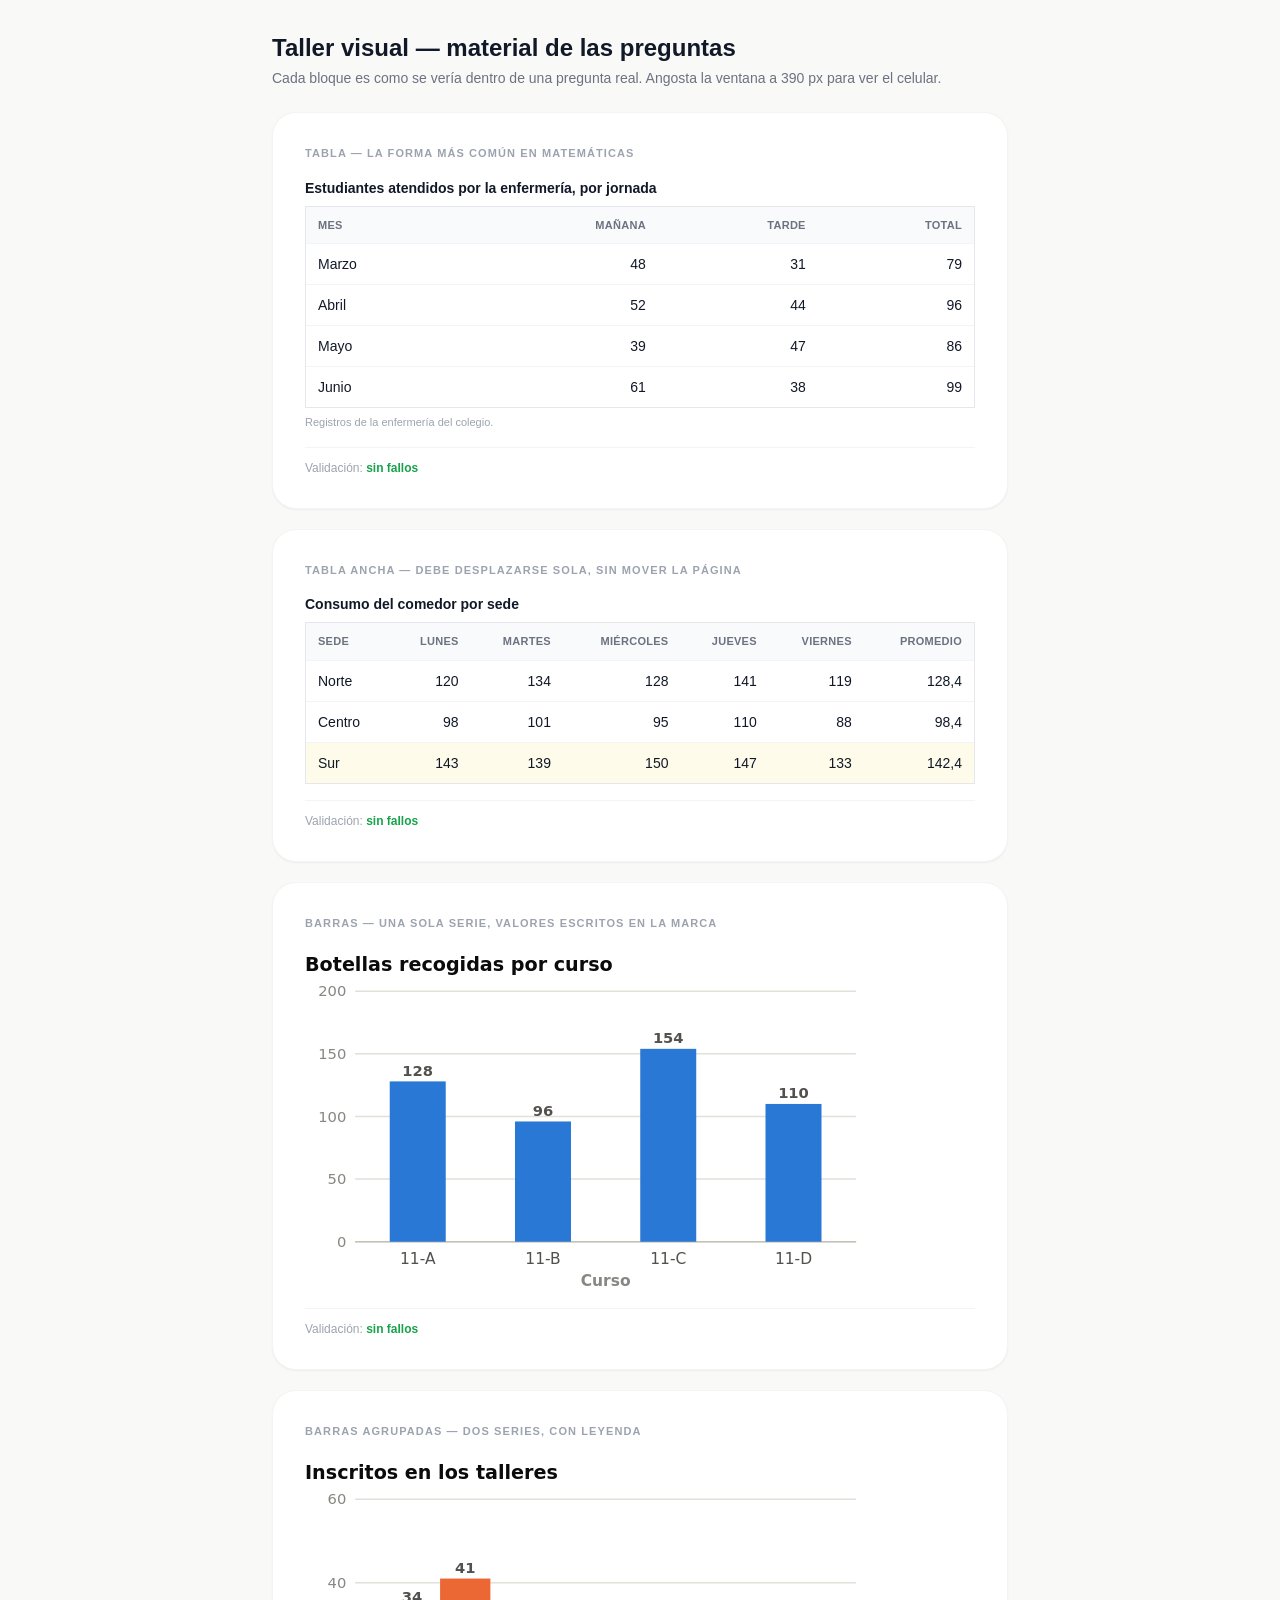
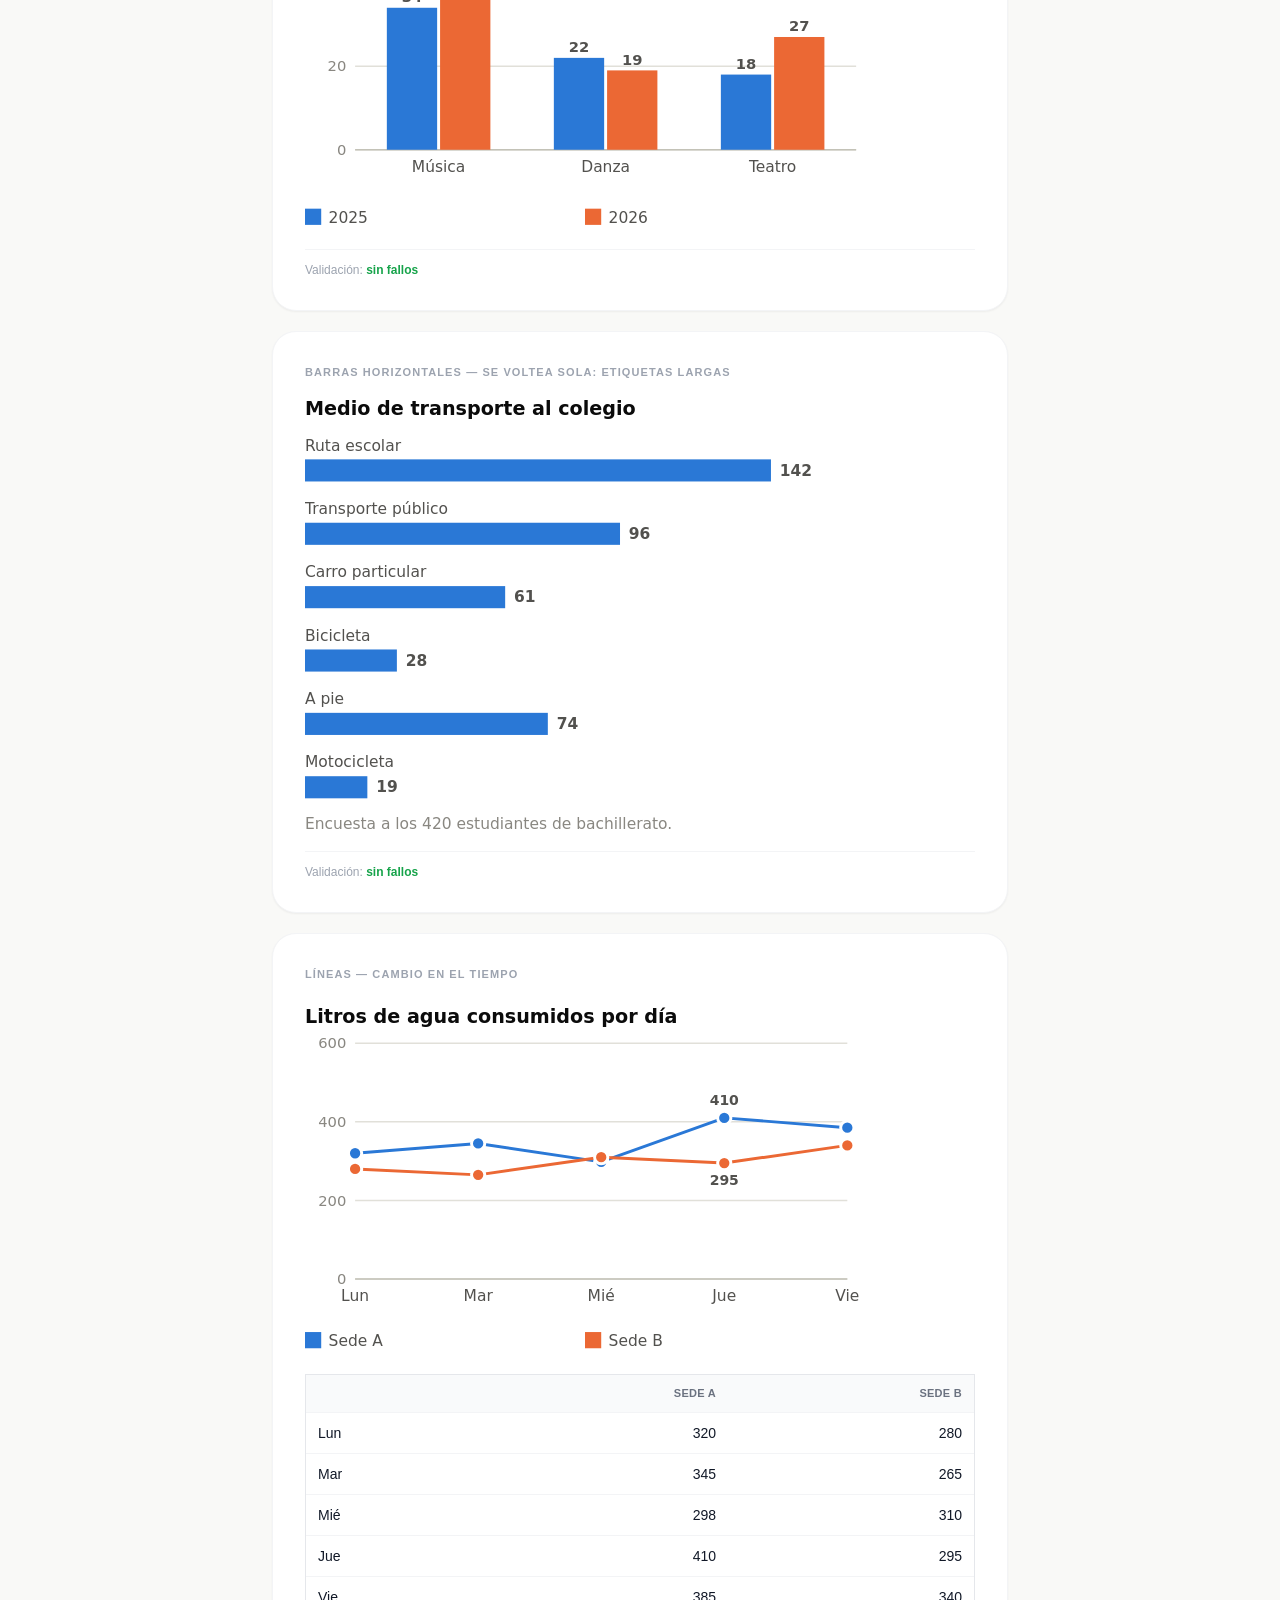
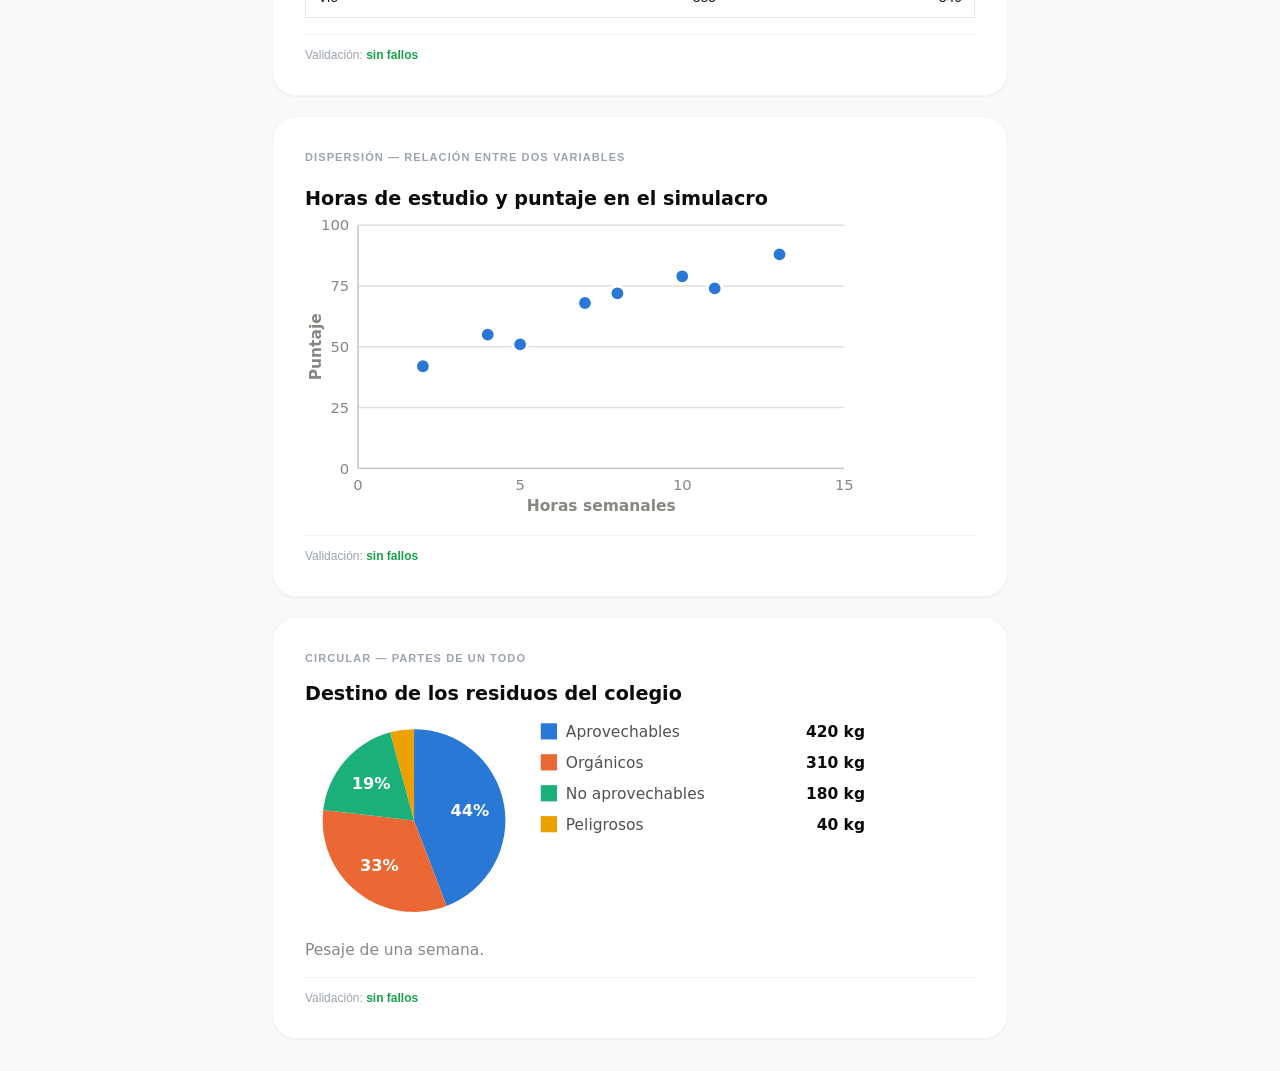
<file: pruebas-visual.html>
<!DOCTYPE html>
<html lang="es">
<head>
<meta charset="UTF-8">
<meta name="viewport" content="width=device-width, initial-scale=1.0">
<title>Taller visual · material de los ítems Saber 11</title>
<link rel="stylesheet" href="tailwind.css?v=19">
<style>body{background:#f9f9f7}</style>
</head>
<body class="py-8">

<div class="max-w-3xl mx-auto px-4">
    <h1 class="text-2xl font-extrabold text-gray-900 mb-1">Taller visual — material de las preguntas</h1>
    <p class="text-sm text-gray-500 mb-6">Cada bloque es como se vería dentro de una pregunta real. Angosta la ventana a 390 px para ver el celular.</p>
    <div id="salida" class="space-y-5"></div>
</div>

<script>
// El taller no carga shared.js entero (arranca Firebase); solo necesita esto.
function sanitizeHTML(str) { const d = document.createElement('div'); d.textContent = String(str ?? ''); return d.innerHTML; }
</script>
<script src="icfes-visual.js?v=1"></script>
<script>
const EJEMPLOS = [
    ['Tabla — la forma más común en Matemáticas', {
        tipo: 'tabla',
        titulo: 'Estudiantes atendidos por la enfermería, por jornada',
        columnas: [{ nombre: 'Mes' }, { nombre: 'Mañana', tipo: 'numero' }, { nombre: 'Tarde', tipo: 'numero' }, { nombre: 'Total', tipo: 'numero' }],
        filas: [['Marzo', 48, 31, 79], ['Abril', 52, 44, 96], ['Mayo', 39, 47, 86], ['Junio', 61, 38, 99]],
        nota: 'Registros de la enfermería del colegio.'
    }],
    ['Tabla ancha — debe desplazarse sola, sin mover la página', {
        tipo: 'tabla',
        titulo: 'Consumo del comedor por sede',
        columnas: [{ nombre: 'Sede' }, { nombre: 'Lunes', tipo: 'numero' }, { nombre: 'Martes', tipo: 'numero' }, { nombre: 'Miércoles', tipo: 'numero' }, { nombre: 'Jueves', tipo: 'numero' }, { nombre: 'Viernes', tipo: 'numero' }, { nombre: 'Promedio', tipo: 'numero', decimales: 1 }],
        filas: [['Norte', 120, 134, 128, 141, 119, 128.4], ['Centro', 98, 101, 95, 110, 88, 98.4], ['Sur', 143, 139, 150, 147, 133, 142.4]],
        destacarFila: 2
    }],
    ['Barras — una sola serie, valores escritos en la marca', {
        tipo: 'barras',
        titulo: 'Botellas recogidas por curso',
        categorias: ['11-A', '11-B', '11-C', '11-D'],
        valores: [128, 96, 154, 110],
        ejeX: { titulo: 'Curso' }
    }],
    ['Barras agrupadas — dos series, con leyenda', {
        tipo: 'barras',
        titulo: 'Inscritos en los talleres',
        categorias: ['Música', 'Danza', 'Teatro'],
        series: [{ nombre: '2025', valores: [34, 22, 18] }, { nombre: '2026', valores: [41, 19, 27] }]
    }],
    ['Barras horizontales — se voltea sola: etiquetas largas', {
        tipo: 'barras',
        titulo: 'Medio de transporte al colegio',
        categorias: ['Ruta escolar', 'Transporte público', 'Carro particular', 'Bicicleta', 'A pie', 'Motocicleta'],
        valores: [142, 96, 61, 28, 74, 19],
        nota: 'Encuesta a los 420 estudiantes de bachillerato.'
    }],
    ['Líneas — cambio en el tiempo', {
        tipo: 'lineas',
        titulo: 'Litros de agua consumidos por día',
        categorias: ['Lun', 'Mar', 'Mié', 'Jue', 'Vie'],
        series: [{ nombre: 'Sede A', valores: [320, 345, 298, 410, 385] }, { nombre: 'Sede B', valores: [280, 265, 310, 295, 340] }]
    }],
    ['Dispersión — relación entre dos variables', {
        tipo: 'dispersion',
        titulo: 'Horas de estudio y puntaje en el simulacro',
        puntos: [{ x: 2, y: 42 }, { x: 4, y: 55 }, { x: 5, y: 51 }, { x: 7, y: 68 }, { x: 8, y: 72 }, { x: 10, y: 79 }, { x: 11, y: 74 }, { x: 13, y: 88 }],
        ejeX: { titulo: 'Horas semanales' },
        ejeY: { titulo: 'Puntaje' }
    }],
    ['Circular — partes de un todo', {
        tipo: 'circular',
        titulo: 'Destino de los residuos del colegio',
        porciones: [{ nombre: 'Aprovechables', valor: 420 }, { nombre: 'Orgánicos', valor: 310 }, { nombre: 'No aprovechables', valor: 180 }, { nombre: 'Peligrosos', valor: 40 }],
        unidad: 'kg',
        nota: 'Pesaje de una semana.'
    }],
];

document.getElementById('salida').innerHTML = EJEMPLOS.map(([rotulo, v]) => `
    <section class="bg-white rounded-3xl border border-gray-100 shadow-sm p-6 md:p-8">
        <p class="text-[11px] font-bold text-gray-400 uppercase tracking-widest mb-3">${rotulo}</p>
        ${icfesVisual.render(v)}
        <p class="text-xs text-gray-400 mt-3 border-t border-gray-100 pt-3">
            Validación: ${icfesVisual.validar(v).length ? '<span class="text-red-600 font-bold">' + icfesVisual.validar(v).join(' · ') + '</span>' : '<span class="text-green-600 font-bold">sin fallos</span>'}
        </p>
    </section>`).join('');
</script>
</body>
</html>
</file>
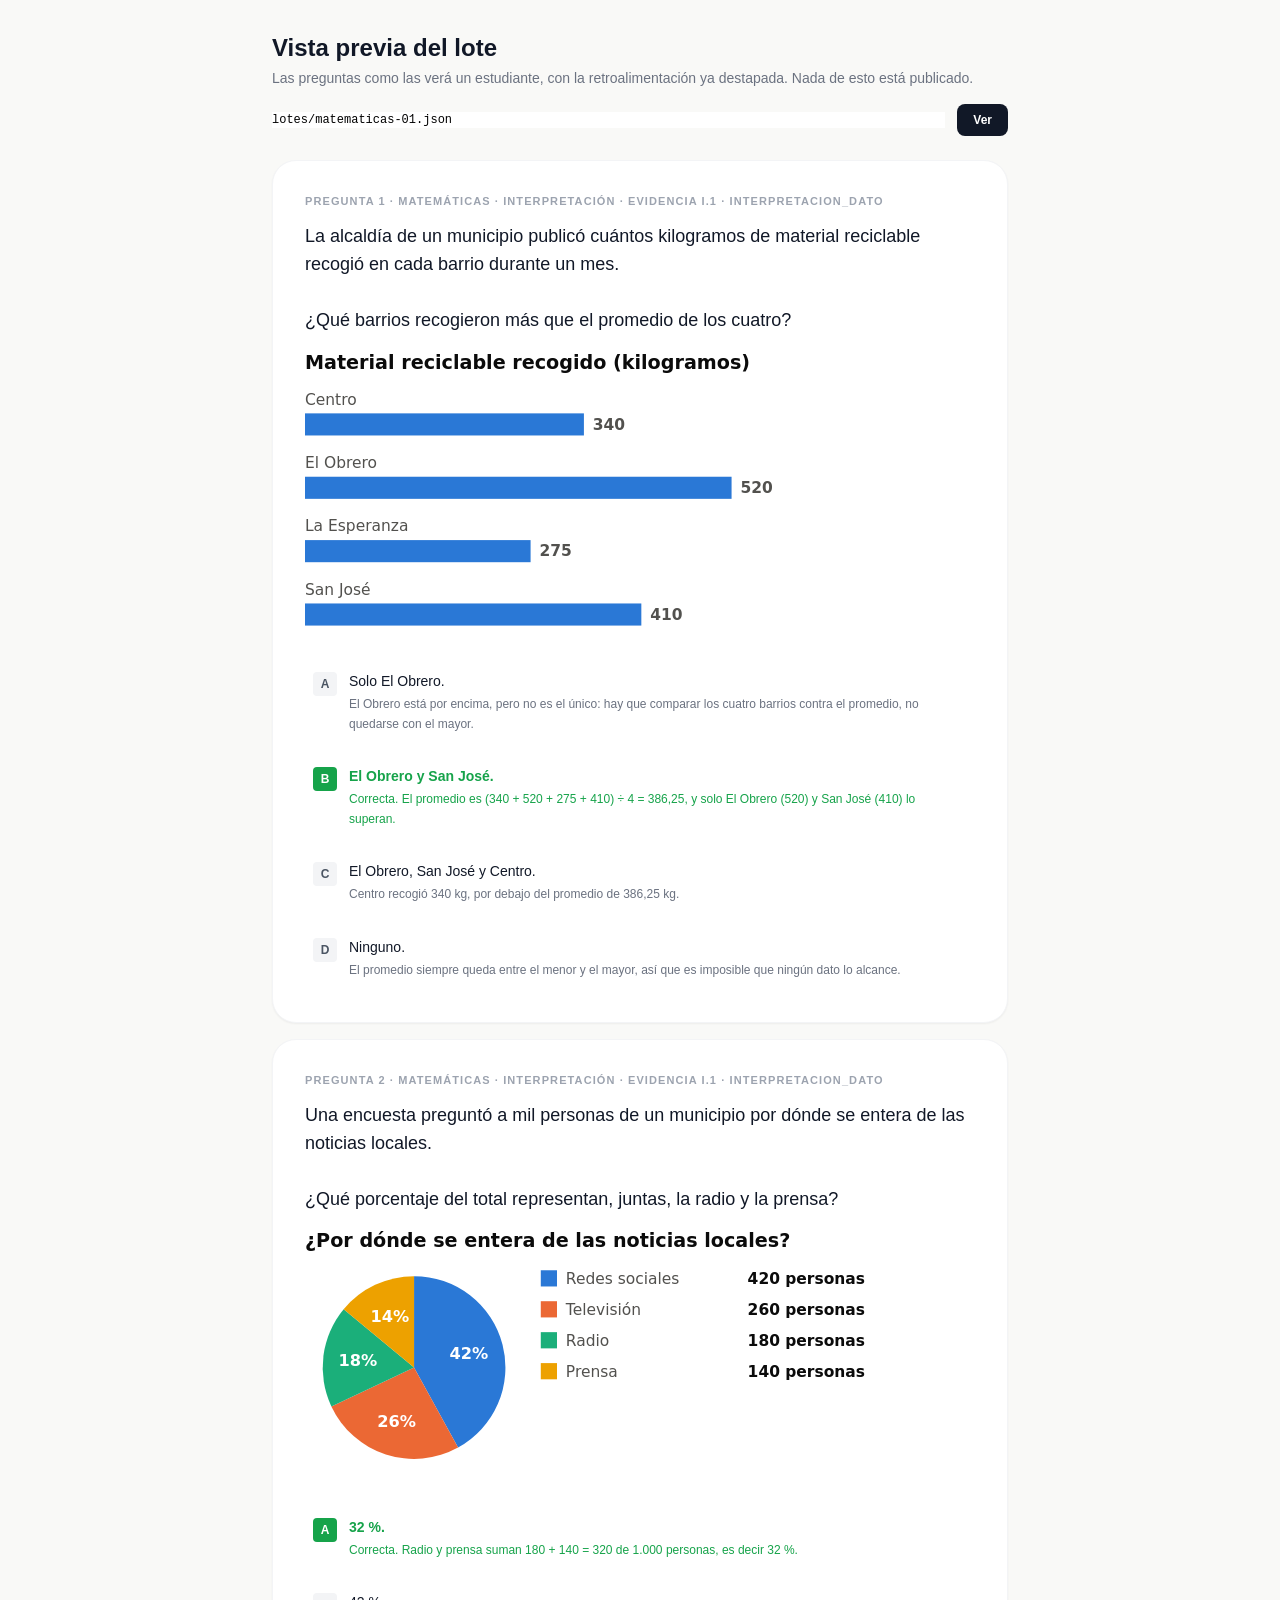
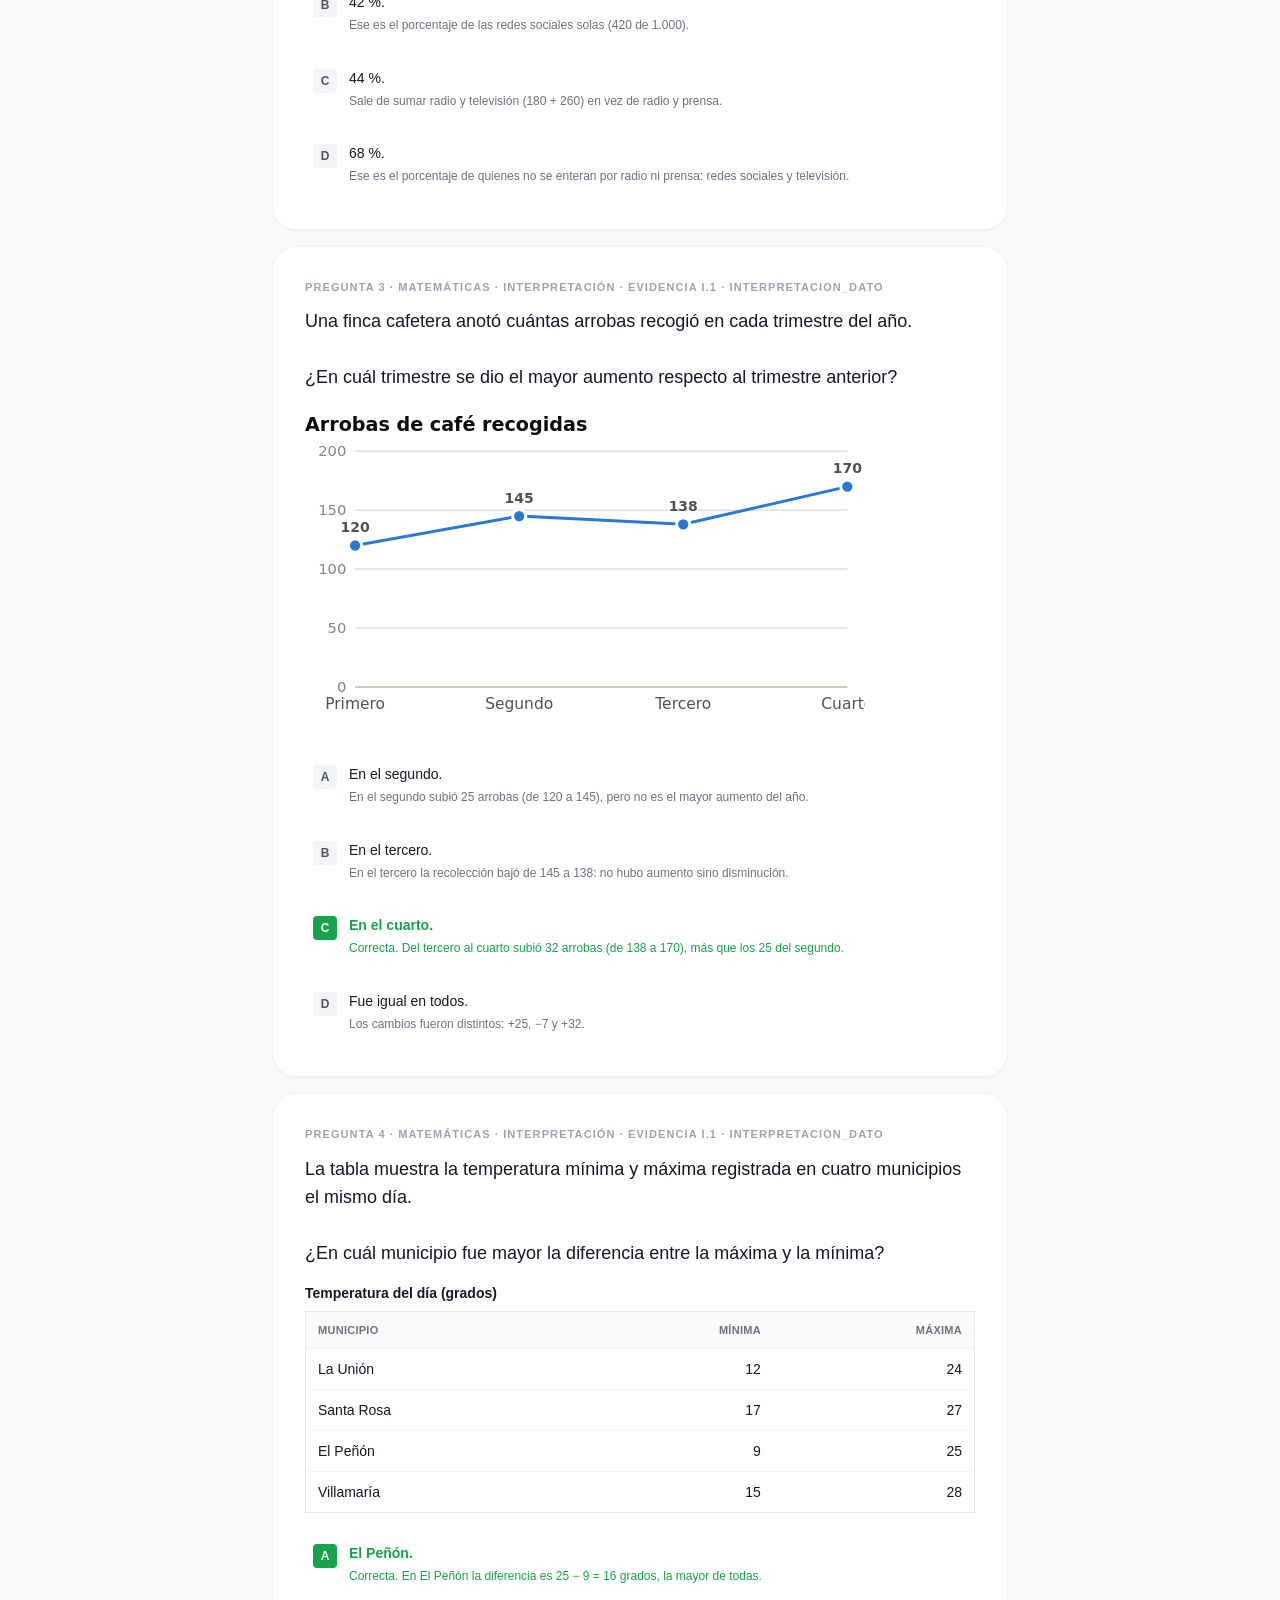
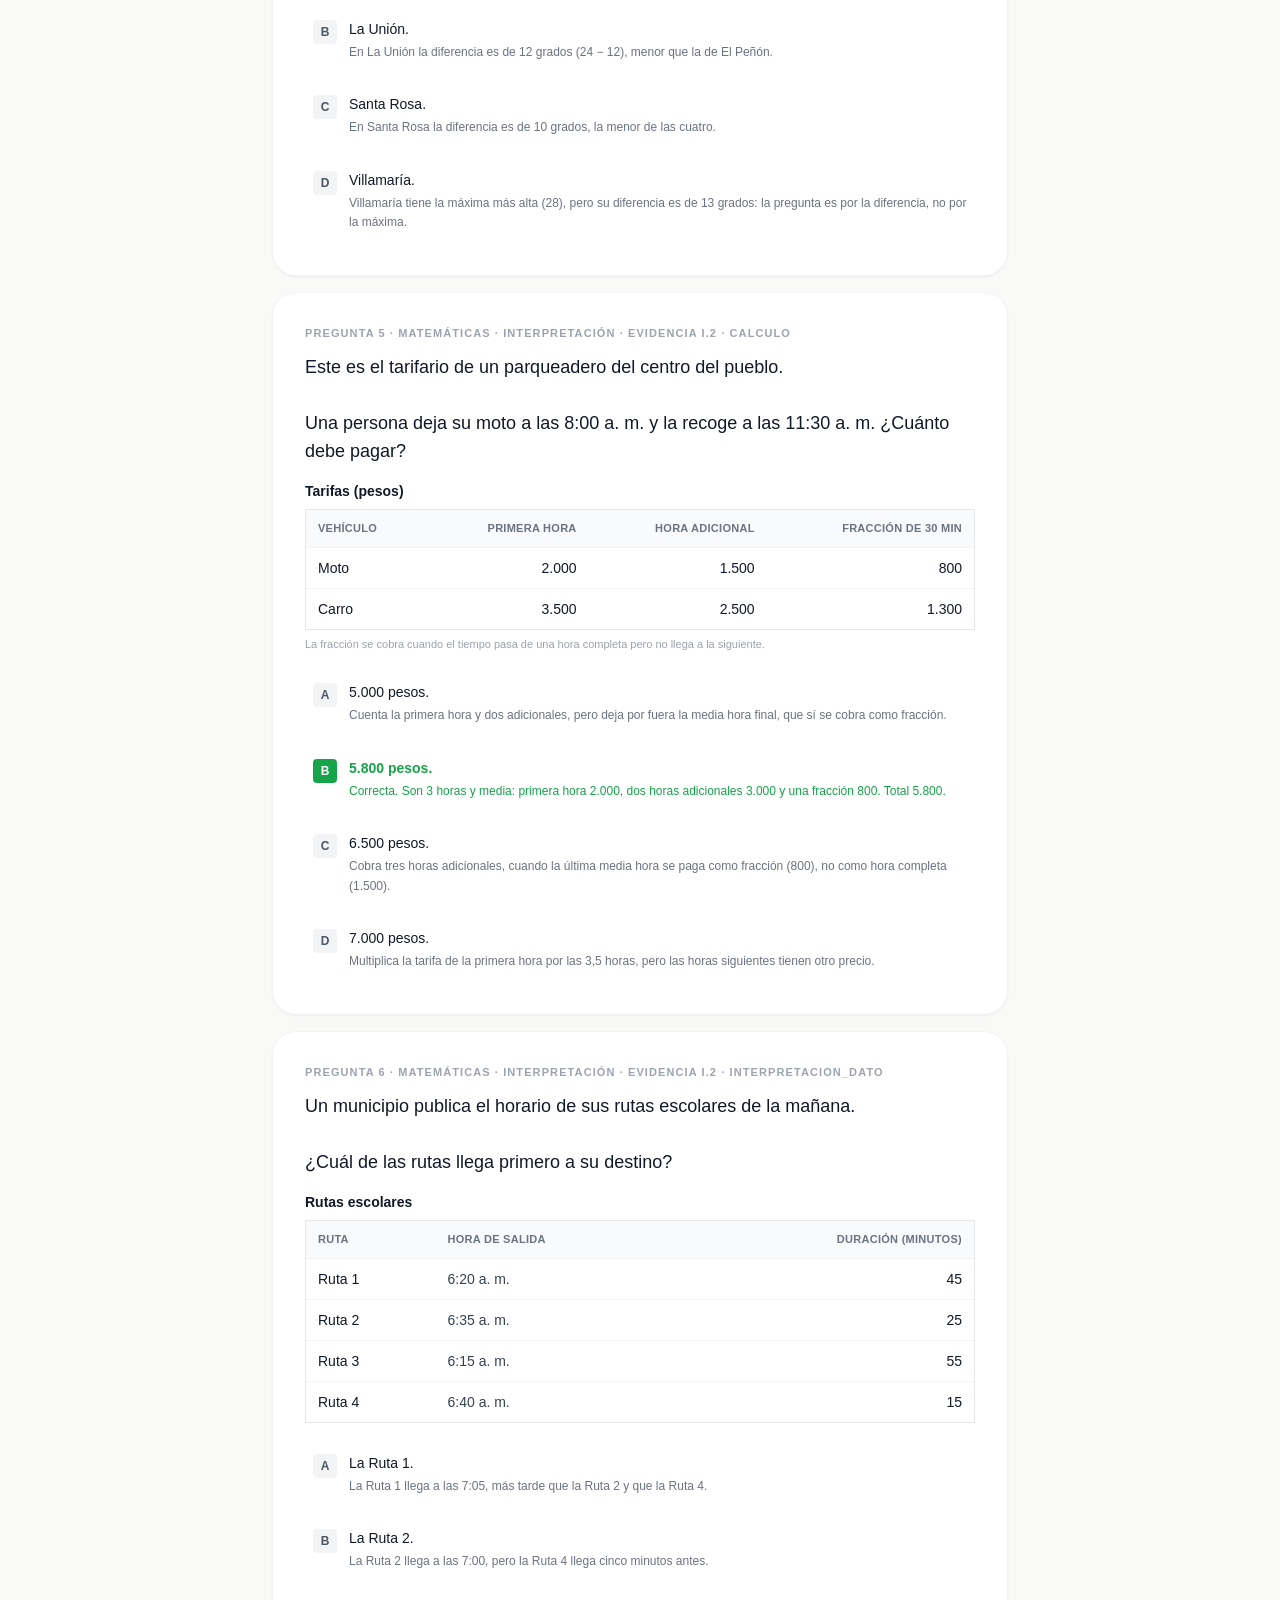
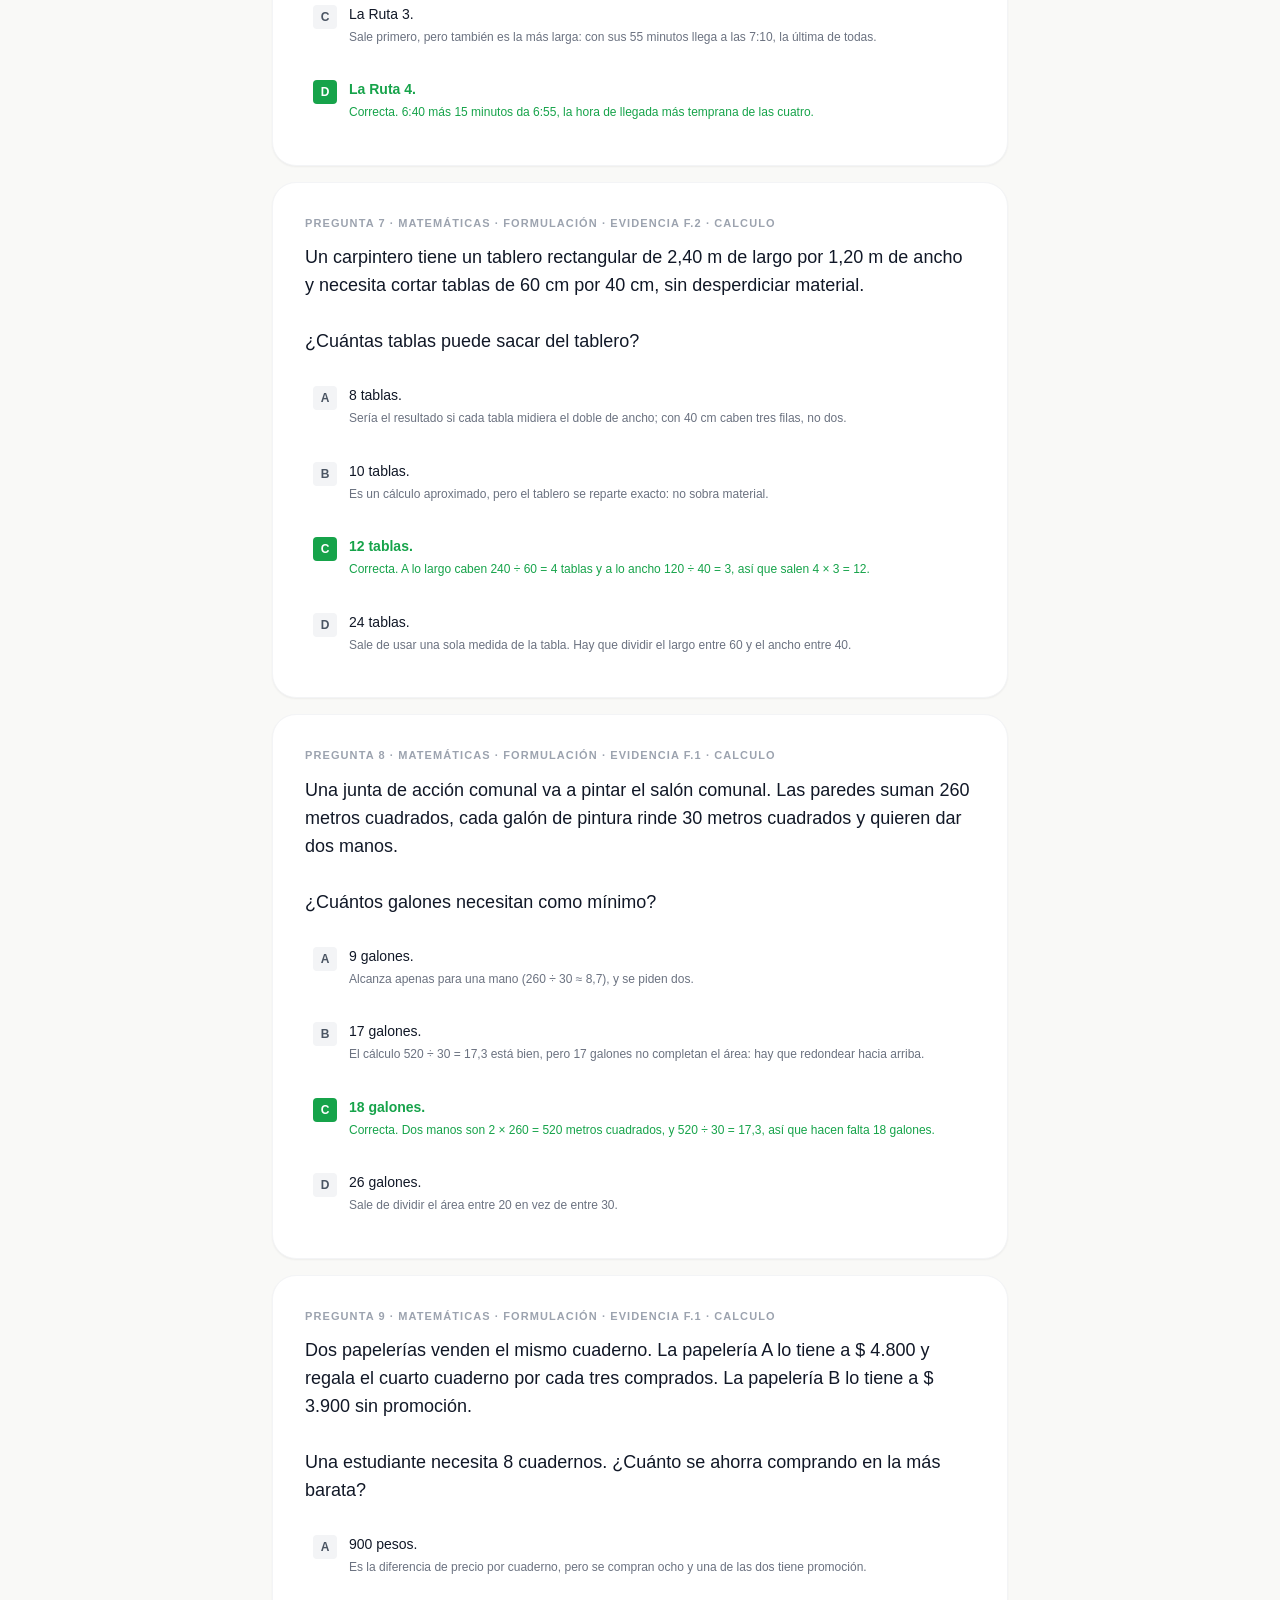
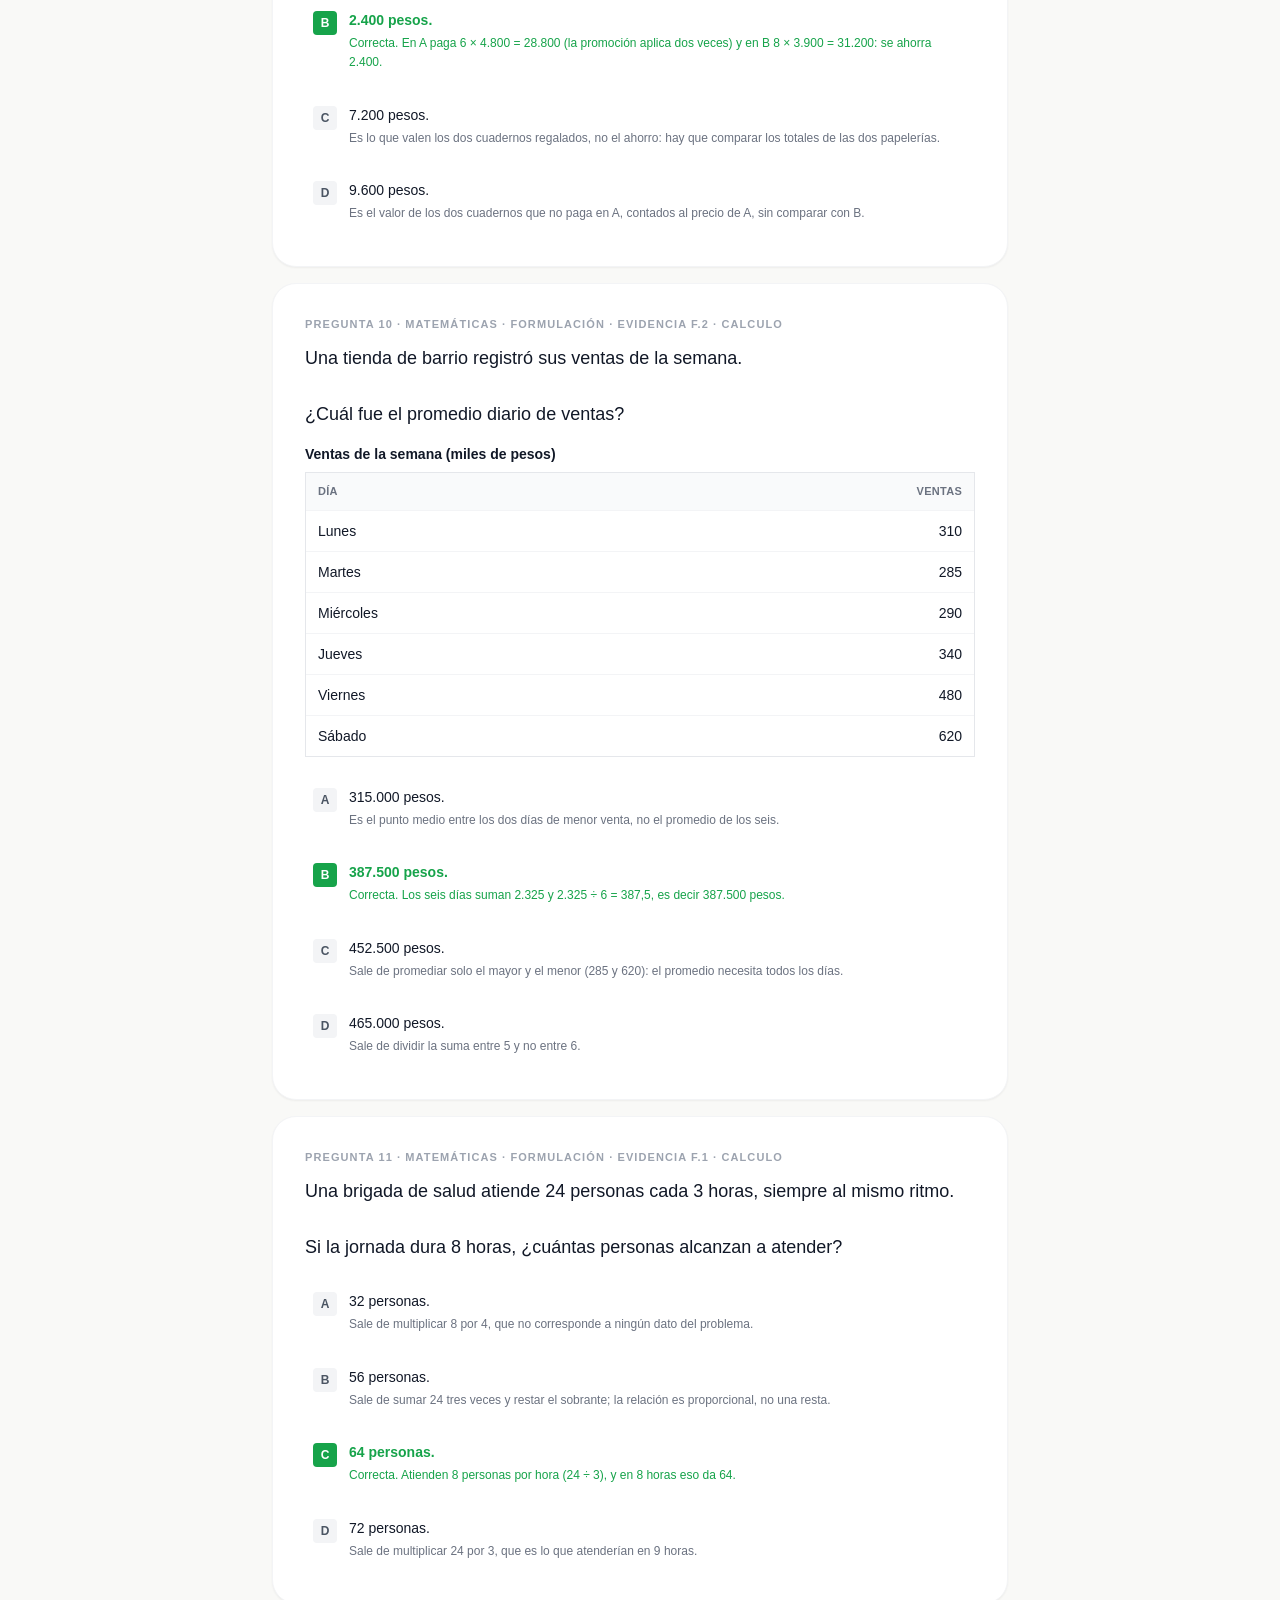
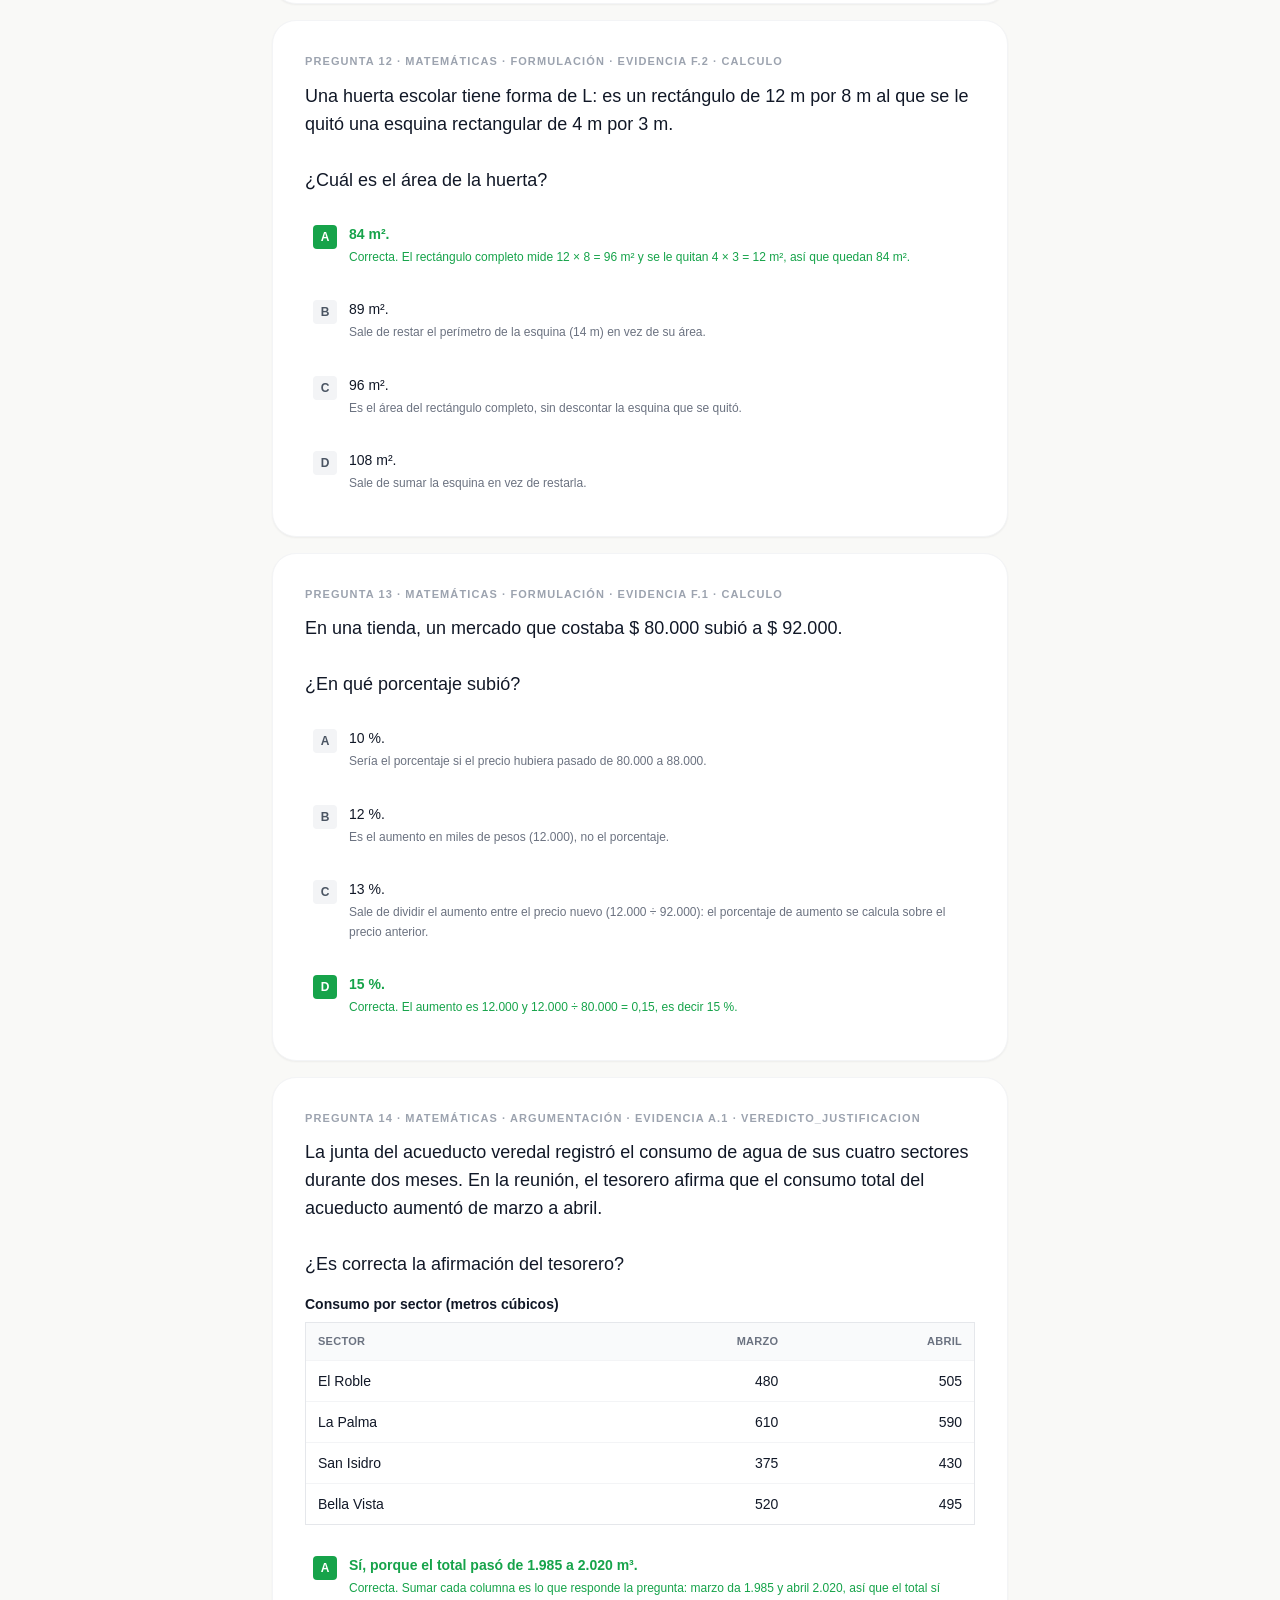
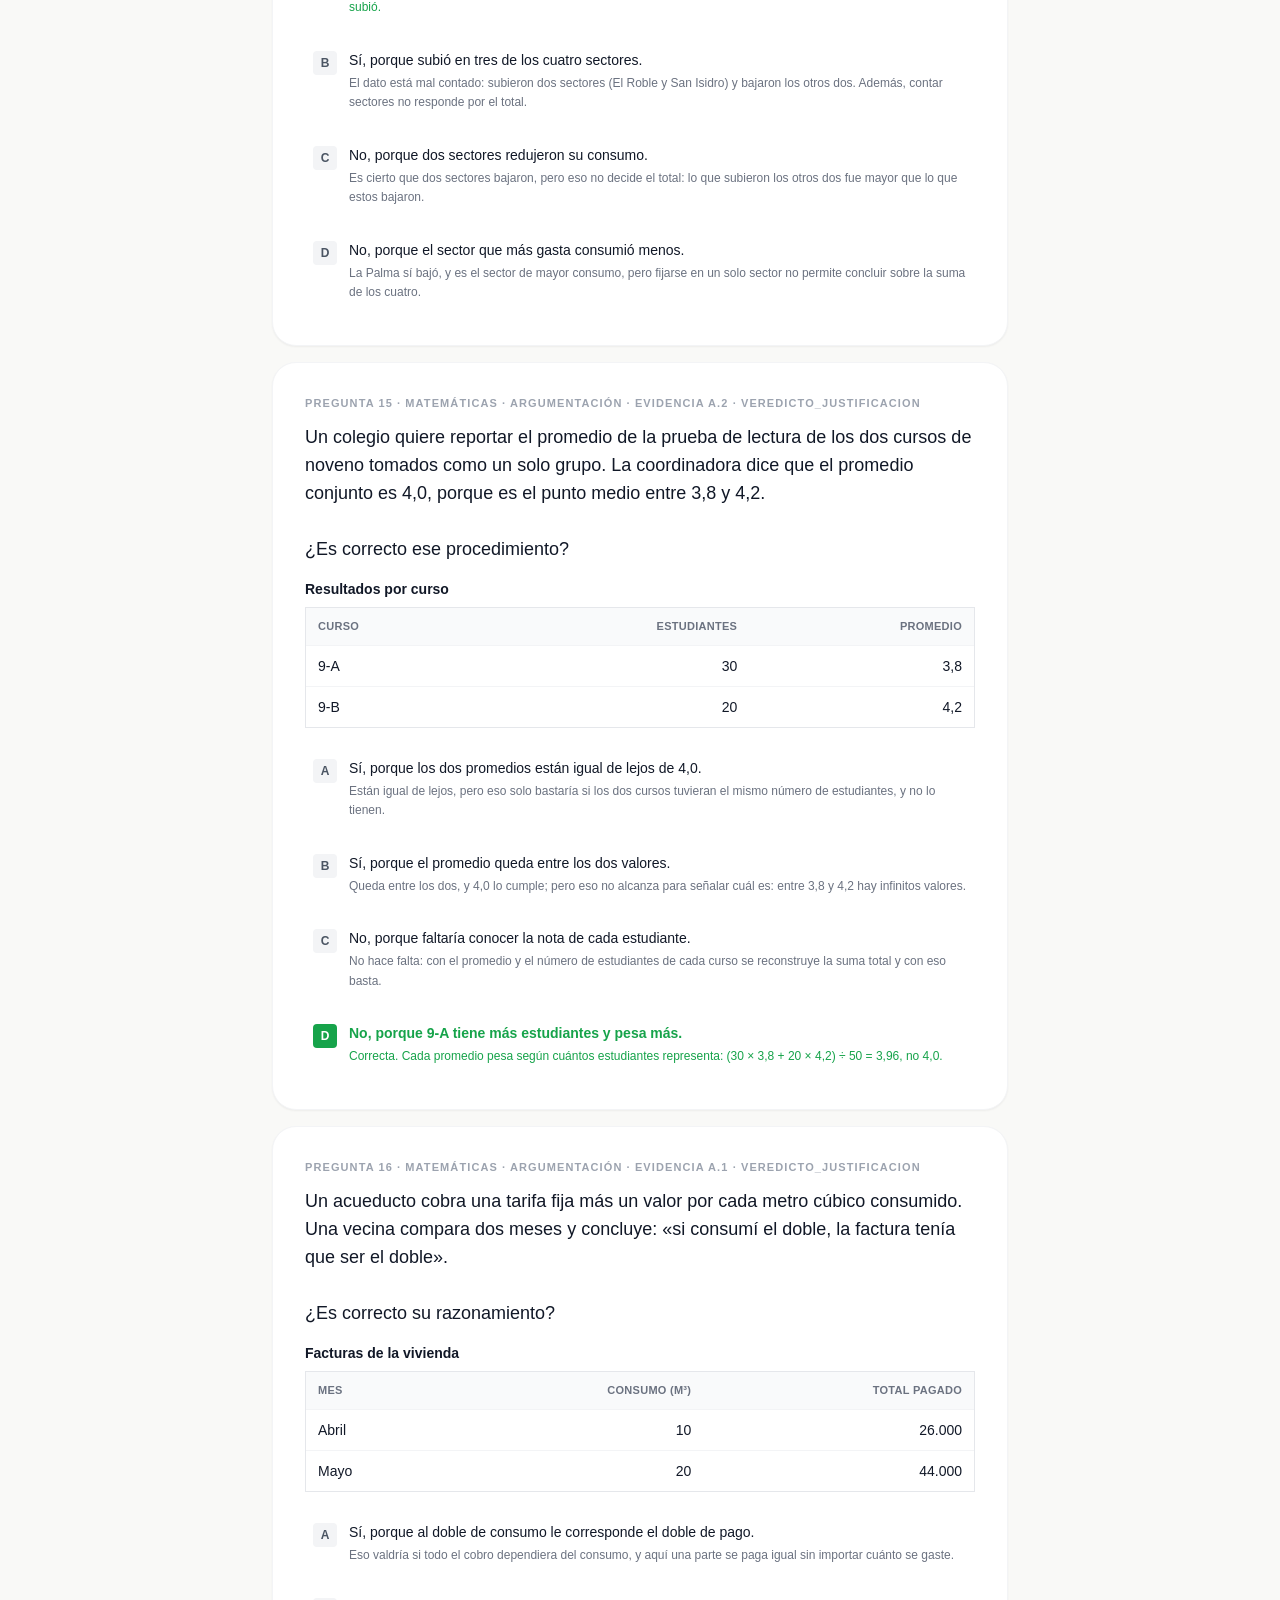
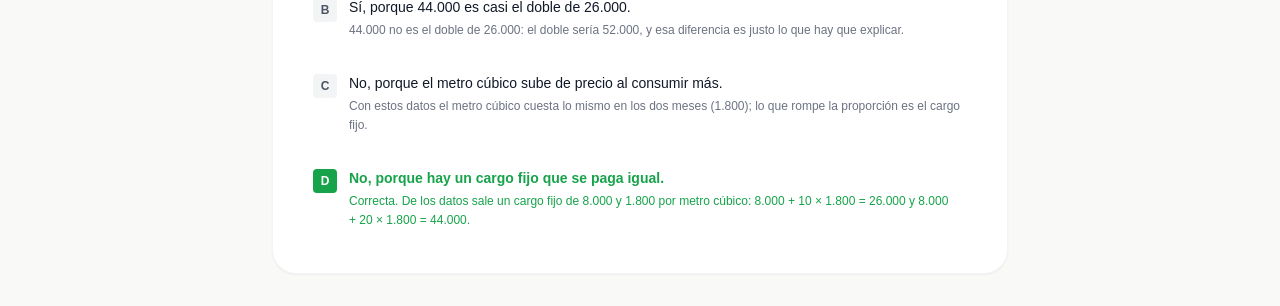
<file: vista-lote.html>
<!DOCTYPE html>
<html lang="es">
<head>
<meta charset="UTF-8">
<meta name="viewport" content="width=device-width, initial-scale=1.0">
<title>Vista previa de un lote · Saber 11</title>
<link rel="stylesheet" href="tailwind.css?v=19">
<style>body{background:#f9f9f7}</style>
</head>
<body class="py-8">

<div class="max-w-3xl mx-auto px-4">
    <h1 class="text-2xl font-extrabold text-gray-900 mb-1">Vista previa del lote</h1>
    <p class="text-sm text-gray-500 mb-4">Las preguntas como las verá un estudiante, con la retroalimentación ya destapada. Nada de esto está publicado.</p>
    <div class="flex items-center gap-3 mb-6">
        <input id="ruta" class="input-field text-xs font-mono flex-1" value="lotes/matematicas-01.json">
        <button onclick="cargar()" class="px-4 py-2 bg-gray-900 text-white text-xs font-bold rounded-lg hover:bg-gray-800 transition shrink-0">Ver</button>
    </div>
    <div id="salida" class="space-y-4"></div>
</div>

<script>
function sanitizeHTML(str) { const d = document.createElement('div'); d.textContent = String(str ?? ''); return d.innerHTML; }
</script>
<script src="icfes-data.js?v=7"></script>
<script src="icfes-visual.js?v=4"></script>
<script>
const esc = sanitizeHTML;

function pintarItem(it, lote, n) {
    const af = ICFES_AFIRMACIONES[it.afirmacion || lote.afirmacion];
    // Igual que el motor: sin caja alrededor de la opción. La letra es lo que
    // identifica, y su color lo que marca la correcta.
    const opciones = (it.opciones || []).map((o, i) => {
        const correcta = i === it.clave;
        return `
        <div class="w-full text-left rounded-xl px-2 py-2.5 flex items-start gap-3">
            <span class="w-6 h-6 rounded ${correcta ? 'bg-green-600 text-white' : 'bg-gray-100 text-gray-600'} font-semibold text-xs flex items-center justify-center shrink-0 mt-px">${'ABCD'[i]}</span>
            <span class="flex-1 min-w-0">
                <span class="block text-sm ${correcta ? 'text-green-600 font-bold' : 'text-gray-900'}">${esc(o)}</span>
                <span class="block text-xs ${correcta ? 'text-green-600' : 'text-gray-500'} mt-1 leading-relaxed">${esc((it.justificaciones || [])[i] || '')}</span>
            </span>
            ${correcta ? '<i class="ph-bold ph-check-circle text-green-600 text-lg shrink-0"></i>' : ''}
        </div>`;
    }).join('');

    return `
    <div class="bg-white rounded-3xl border border-gray-100 shadow-sm p-6 md:p-8">
        <p class="text-[11px] font-bold text-gray-400 uppercase tracking-widest mb-3">
            Pregunta ${n} · ${esc(ICFES_PRUEBAS[lote.prueba].nombre)} · ${esc(af ? af.corto : '')} · evidencia ${esc(it.evidencia || lote.evidencia)} · ${esc(it.forma || '')}
        </p>
        <p class="text-base md:text-lg font-medium text-gray-900 ${it.visual ? 'mb-2' : 'mb-5'} whitespace-pre-line leading-relaxed">${esc(it.enunciado || '')}</p>
        ${it.visual ? `<div class="mb-5">${icfesVisual.render(it.visual)}</div>` : ''}
        <div class="space-y-3">${opciones}</div>
    </div>`;
}

async function cargar() {
    const salida = document.getElementById('salida');
    salida.innerHTML = '<p class="text-sm text-gray-400">Cargando…</p>';
    try {
        const paquete = await fetch(document.getElementById('ruta').value).then(r => r.json());
        const lotes = Array.isArray(paquete) ? paquete : (paquete.lotes || [paquete]);
        let n = 0;
        salida.innerHTML = lotes.map(lote => {
            const est = lote.estimulo;
            const cabecera = est ? `
                <div class="bg-white rounded-3xl border border-gray-100 shadow-sm p-6 md:p-8">
                    <p class="text-[11px] font-bold text-gray-400 uppercase tracking-widest mb-2">Lee el siguiente texto</p>
                    ${est.titulo ? `<h3 class="text-lg font-extrabold text-gray-900 mb-2">${esc(est.titulo)}</h3>` : ''}
                    ${est.texto ? `<div class="prose prose-sm max-w-none text-gray-700 whitespace-pre-line leading-relaxed">${esc(est.texto)}</div>` : ''}
                    ${est.visual ? icfesVisual.render(est.visual) : ''}
                    <p class="text-xs text-gray-400 mt-3 italic">Texto original para práctica · Sinapsis</p>
                </div>` : '';
            return cabecera + (lote.items || []).map(it => pintarItem(it, lote, ++n)).join('');
        }).join('');
    } catch (e) {
        salida.innerHTML = `<p class="text-sm text-red-600">No se pudo cargar: ${esc(e.message)}. Esta página necesita un servidor local (fetch no funciona con file://).</p>`;
    }
}
cargar();
</script>
</body>
</html>
</file>
